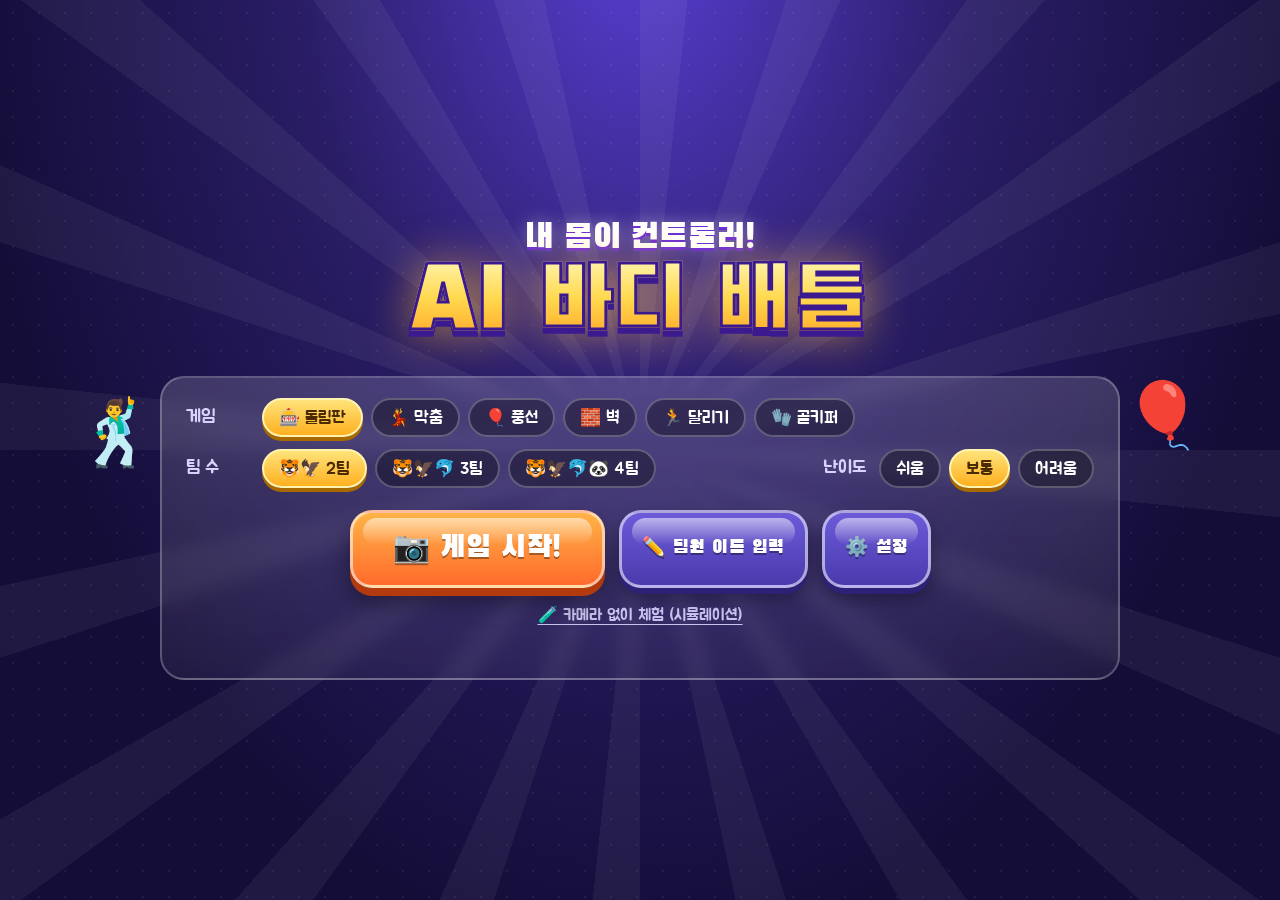
<file: index.html>
<!doctype html>
<html lang="ko">
<head>
  <meta charset="utf-8" />
  <meta name="viewport" content="width=device-width, initial-scale=1" />
  <title>내 몸이 컨트롤러! AI 바디 배틀</title>
  <link rel="stylesheet" href="css/style.css" />
</head>
<body>
  <video id="video" playsinline muted></video>
  <canvas id="stage"></canvas>

  <!-- 무대 배경 (게임 중이 아닐 때) -->
  <div id="backdrop"><div class="rays"></div><div class="dots"></div></div>

  <!-- 게임 중 HUD: 아래 띠 = 선수 카드 + 가운데 타이머 -->
  <div id="hud" class="hidden">
    <div id="fever" class="fever-banner hidden">🔥 FEVER TIME 🔥</div>
    <div class="bottom-strip">
      <div class="pcard" id="panel0"></div>
      <div class="timer" id="timerBox">
        <small id="gameLabel"></small>
        <b id="roundTime">45</b>
        <div class="tbar"><div id="poseBar"></div></div>
        <small id="posePhase" class="phase"></small>
      </div>
      <div class="pcard" id="panel1"></div>
    </div>
  </div>

  <!-- 큰 글씨 알림 (카운트다운 등) -->
  <div id="bigText" class="hidden"></div>

  <!-- ① 타이틀 · 설정 -->
  <section id="setup" class="screen solid">
    <div class="title-logo bob">
      <div class="logo-l1">내 몸이 컨트롤러!</div>
      <div class="logo-l2">AI 바디 배틀</div>
    </div>
    <div class="deco" style="left:6%;top:44%">🕺</div>
    <div class="deco" style="right:6%;top:42%;animation-delay:.4s">🎈</div>
    <div class="glass setup-panel">
      <div class="chip-row"><span class="row-label">게임</span><div class="chips" data-for="mode"></div></div>
      <div class="chip-row">
        <span class="row-label">팀 수</span><div class="chips" data-for="teamCount"></div>
        <span class="row-label right">난이도</span><div class="chips" data-for="difficulty"></div>
      </div>
      <div class="setup-actions">
        <button id="startBtn" class="btn btn-go big-btn">📷 게임 시작!</button>
        <button id="teamsBtn" class="btn btn-ghost">✏️ 팀원 이름 입력</button>
        <button id="optsBtn" class="btn btn-ghost">⚙️ 설정</button>
      </div>
      <button id="simBtn" class="link-btn">🧪 카메라 없이 체험 (시뮬레이션)</button>
      <p id="setupMsg" class="msg"></p>
    </div>
    <!-- 칩 버튼이 값을 바꾸는 숨은 선택 상자 -->
    <div class="hidden">
      <select id="mode">
        <option value="random">🎰 돌림판</option><option value="dance">💃 막춤</option><option value="balloon">🎈 풍선</option>
        <option value="wall">🧱 벽</option><option value="race">🏃 달리기</option><option value="goalie">🧤 골키퍼</option>
      </select>
      <select id="teamCount"><option>2</option><option>3</option><option>4</option></select>
      <select id="difficulty"><option value="easy">쉬움</option><option value="normal">보통</option><option value="hard">어려움</option></select>
    </div>
  </section>

  <!-- 팀원 이름 입력 창 -->
  <div id="teamModal" class="modal hidden">
    <div class="glass modal-card wide">
      <div class="modal-title">✏️ 팀원 이름 입력</div>
      <p class="modal-tip">한 줄에 한 명씩 적어요. 비워 두면 "선수 1~5"로 채워져요.</p>
      <div id="teams" class="teams"></div>
      <div class="modal-actions"><button class="btn btn-green close-modal">✔ 완료</button></div>
    </div>
  </div>

  <!-- 설정 창 -->
  <div id="optModal" class="modal hidden">
    <div class="glass modal-card">
      <div class="modal-title">⚙️ 설정</div>
      <div class="opt-grid">
        <label>생명<select id="lives"><option>3</option><option>4</option><option>5</option></select></label>
        <label>대결 시간<select id="roundSec"><option value="30">30초</option><option value="45">45초</option><option value="60">60초</option><option value="90">90초</option></select></label>
        <label>라운드 수<select id="rounds"><option value="1">1라운드 (모두 1번)</option><option value="2">2라운드 (모두 2번)</option><option value="3">3라운드 (모두 3번)</option></select></label>
        <label>인식 모델<select id="model"><option value="lite">빠름 (노트북 권장)</option><option value="full">정확 (좋은 PC)</option></select></label>
        <label class="span2">카메라<select id="camera"><option value="">기본 카메라</option></select><small id="cameraNote" class="note"></small></label>
      </div>
      <div class="modal-actions"><button class="btn btn-green close-modal">✔ 완료</button></div>
    </div>
  </div>

  <!-- ② 대기실 -->
  <section id="lobby" class="screen hidden">
    <div class="glass lobby-left">
      <div class="panel-title">🏆 팀 순위</div>
      <div id="scoreboard" class="rank-list"></div>
      <div id="history" class="history"></div>
      <div class="small-actions">
        <button id="settingsBtn" class="btn btn-ghost small">⚙️ 처음 화면</button>
        <button id="resetScoreBtn" class="btn btn-ghost small">🔄 점수 초기화</button>
      </div>
    </div>
    <div class="lobby-right">
      <div id="stageInfo" class="chip info-chip"></div>
      <div id="versus" class="versus"></div>
      <div class="presence"><span id="pres0" class="chip">왼쪽 선수 ⏳</span><span id="pres1" class="chip">오른쪽 선수 ⏳</span></div>
      <div id="modeInfo" class="mode-info"></div>
      <div class="lobby-actions">
        <button id="drawBtn" class="btn btn-blue">🎲 다시 뽑기 <span class="key">R</span></button>
        <button id="fightBtn" class="btn btn-go">🎰 돌림판 돌리기! <span class="key">Space</span></button>
      </div>
    </div>
  </section>

  <!-- ③ 돌림판 -->
  <section id="roulette" class="screen hidden">
    <div id="rouletteTitle" class="roulette-title"></div>
    <div class="wheel-wrap"><canvas id="wheel" width="620" height="620"></canvas></div>
  </section>

  <!-- ⑤ 대결 결과 -->
  <section id="result" class="screen hidden">
    <div id="confetti" class="confetti-layer"></div>
    <div class="result-head">
      <div id="resultSub" class="logo-l1"></div>
      <div id="resultTitle" class="logo-l2"></div>
      <div id="resultReason" class="chip info-chip"></div>
    </div>
    <div id="resultBody" class="result-cards"></div>
    <button id="nextBtn" class="btn btn-green">다음 ▶ <span class="key">Space</span></button>
  </section>

  <!-- ⑤-2 팀 점수 반영 · 순위 변동 -->
  <section id="rankboard" class="screen hidden">
    <div class="logo-l2 small-logo">🏆 팀 점수판</div>
    <div id="rankAnim" class="rank-anim"></div>
    <button id="rankNextBtn" class="btn btn-green">대기실로 ▶ <span class="key">Space</span></button>
  </section>

  <!-- ⑥ 시상식 -->
  <section id="awards" class="screen hidden">
    <div class="fireworks"><span>🎆</span><span>🎇</span><span>🎆</span><span>🎇</span></div>
    <div class="awards-head">
      <div class="logo-l1">우승 팀</div>
      <div id="awardTeam" class="logo-l2"></div>
      <div id="awardInfo" class="chip info-chip"></div>
    </div>
    <div id="podium" class="podium"></div>
    <button id="awardsBackBtn" class="btn btn-ghost small">◀ 대기실</button>
  </section>

  <!-- 화면 전체 번쩍임 -->
  <div id="flash" class="flash"></div>

  <script type="module" src="js/app.js"></script>
  <script>
    // 게임 코드가 못 뜨면(예: 브라우저가 옛 파일을 캐시해서 버전이 섞임) 버튼이 안 눌리므로 안내를 띄운다
    setTimeout(function () {
      if (window.__game) return;
      var m = document.getElementById('setupMsg');
      if (m) {
        m.style.color = '#ff8a95';
        m.textContent = '게임을 불러오지 못했어요. Cmd+Shift+R (윈도우는 Ctrl+Shift+R)로 강력 새로고침해 주세요. 그래도 안 되면 인터넷 연결과 서버가 켜져 있는지 확인해 주세요.';
      }
    }, 3000);
  </script>
</body>
</html>
</file>
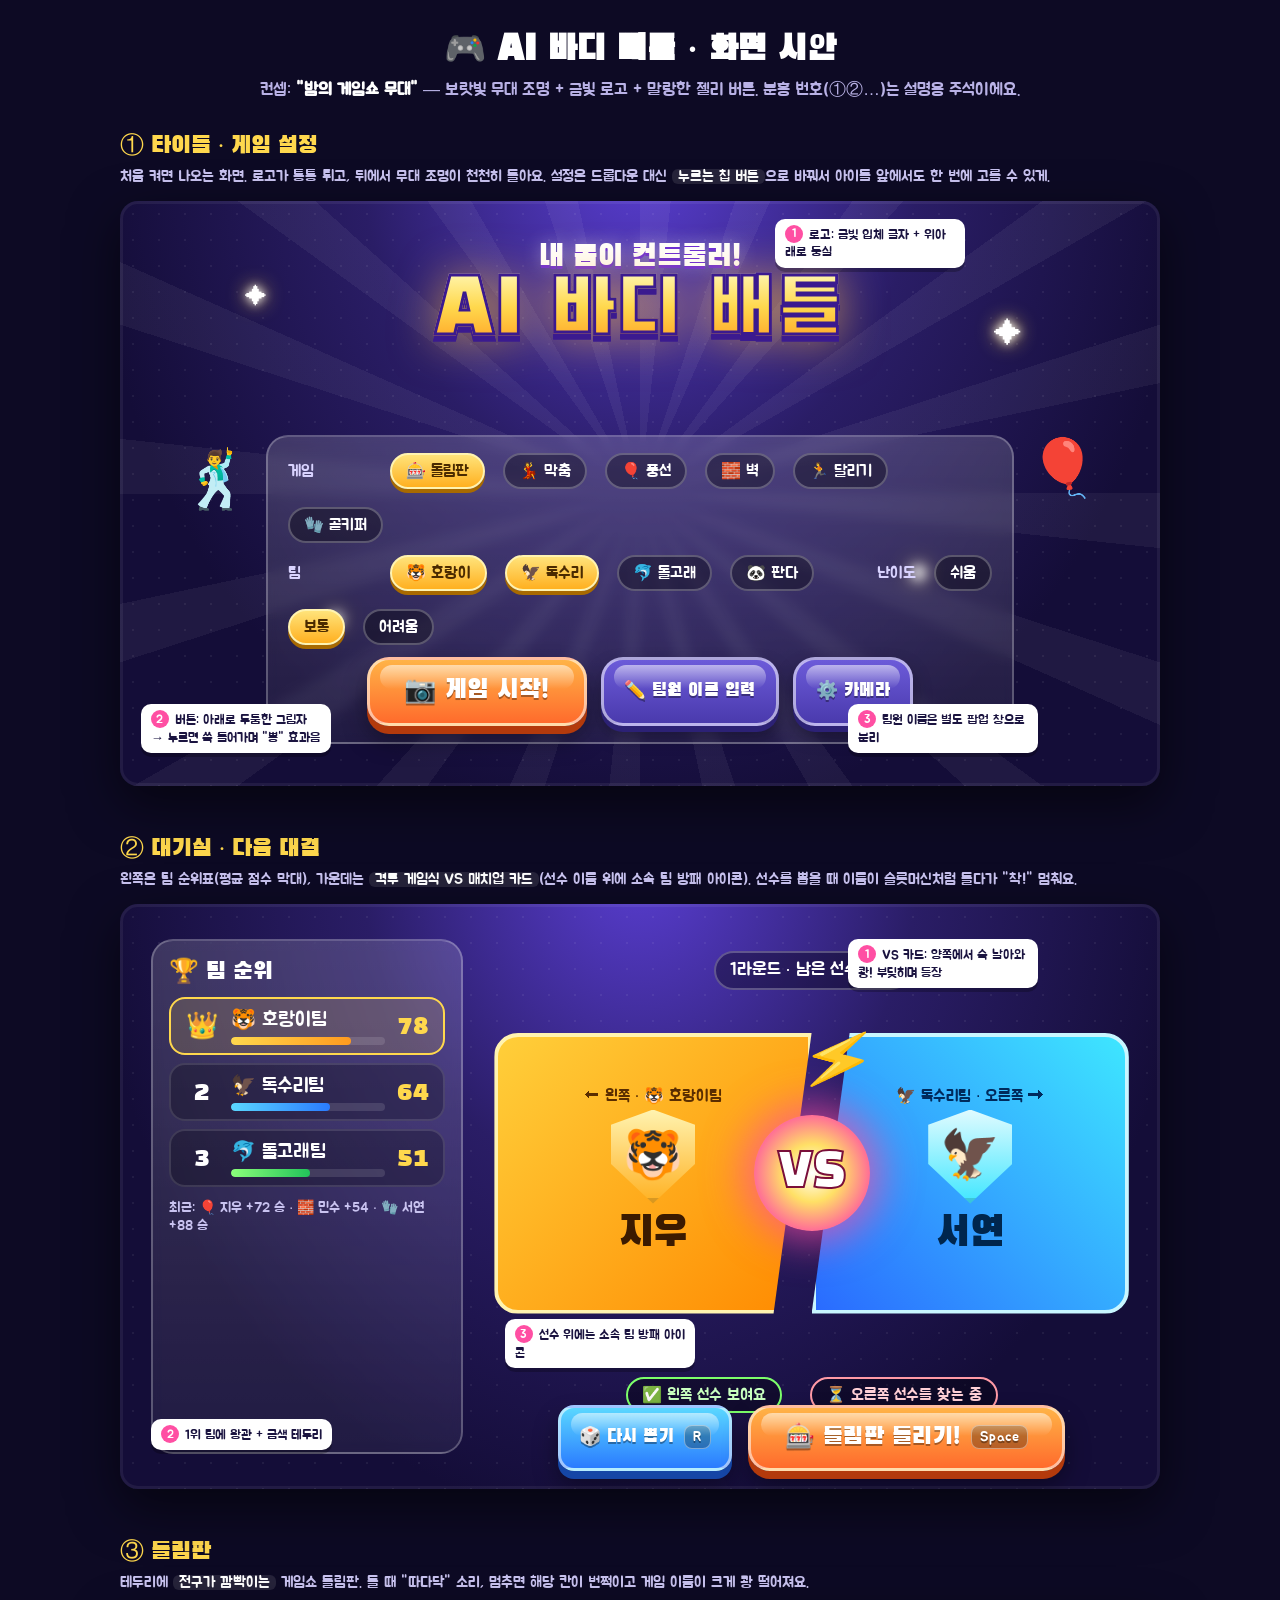
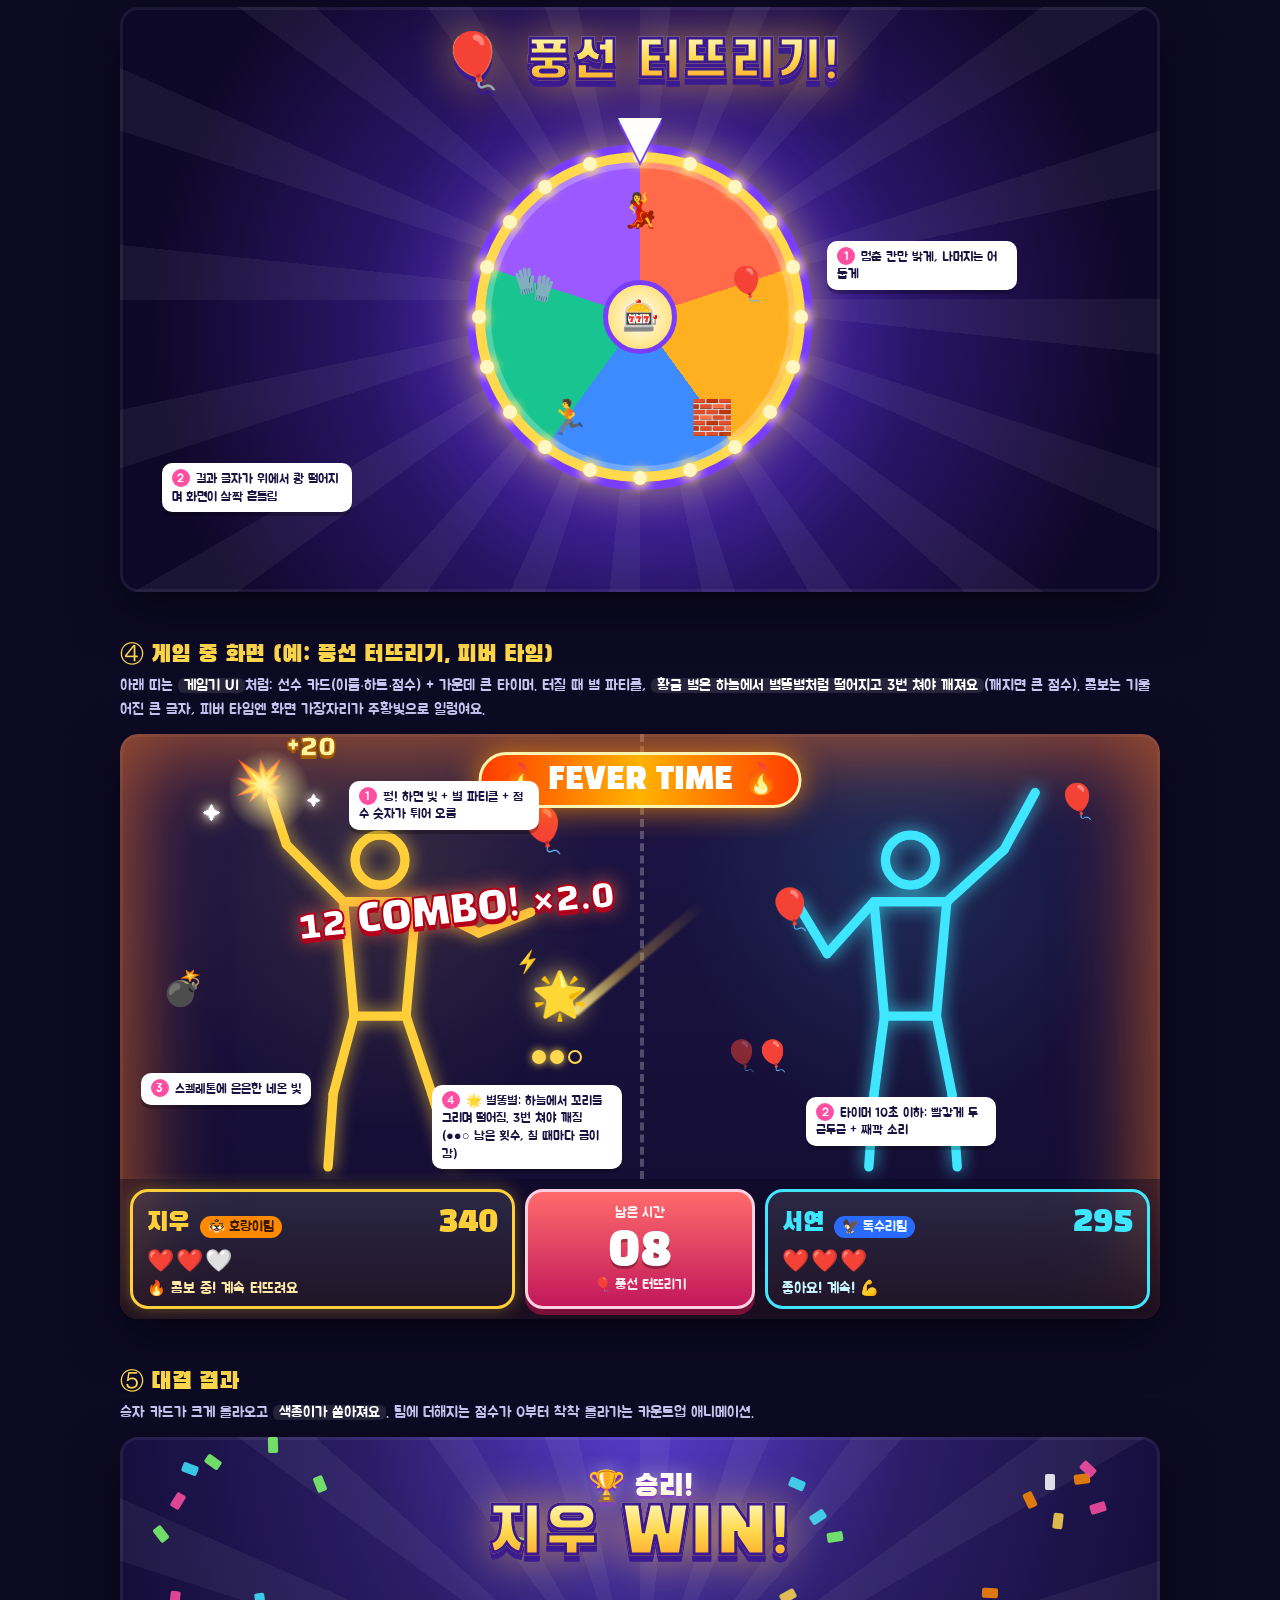
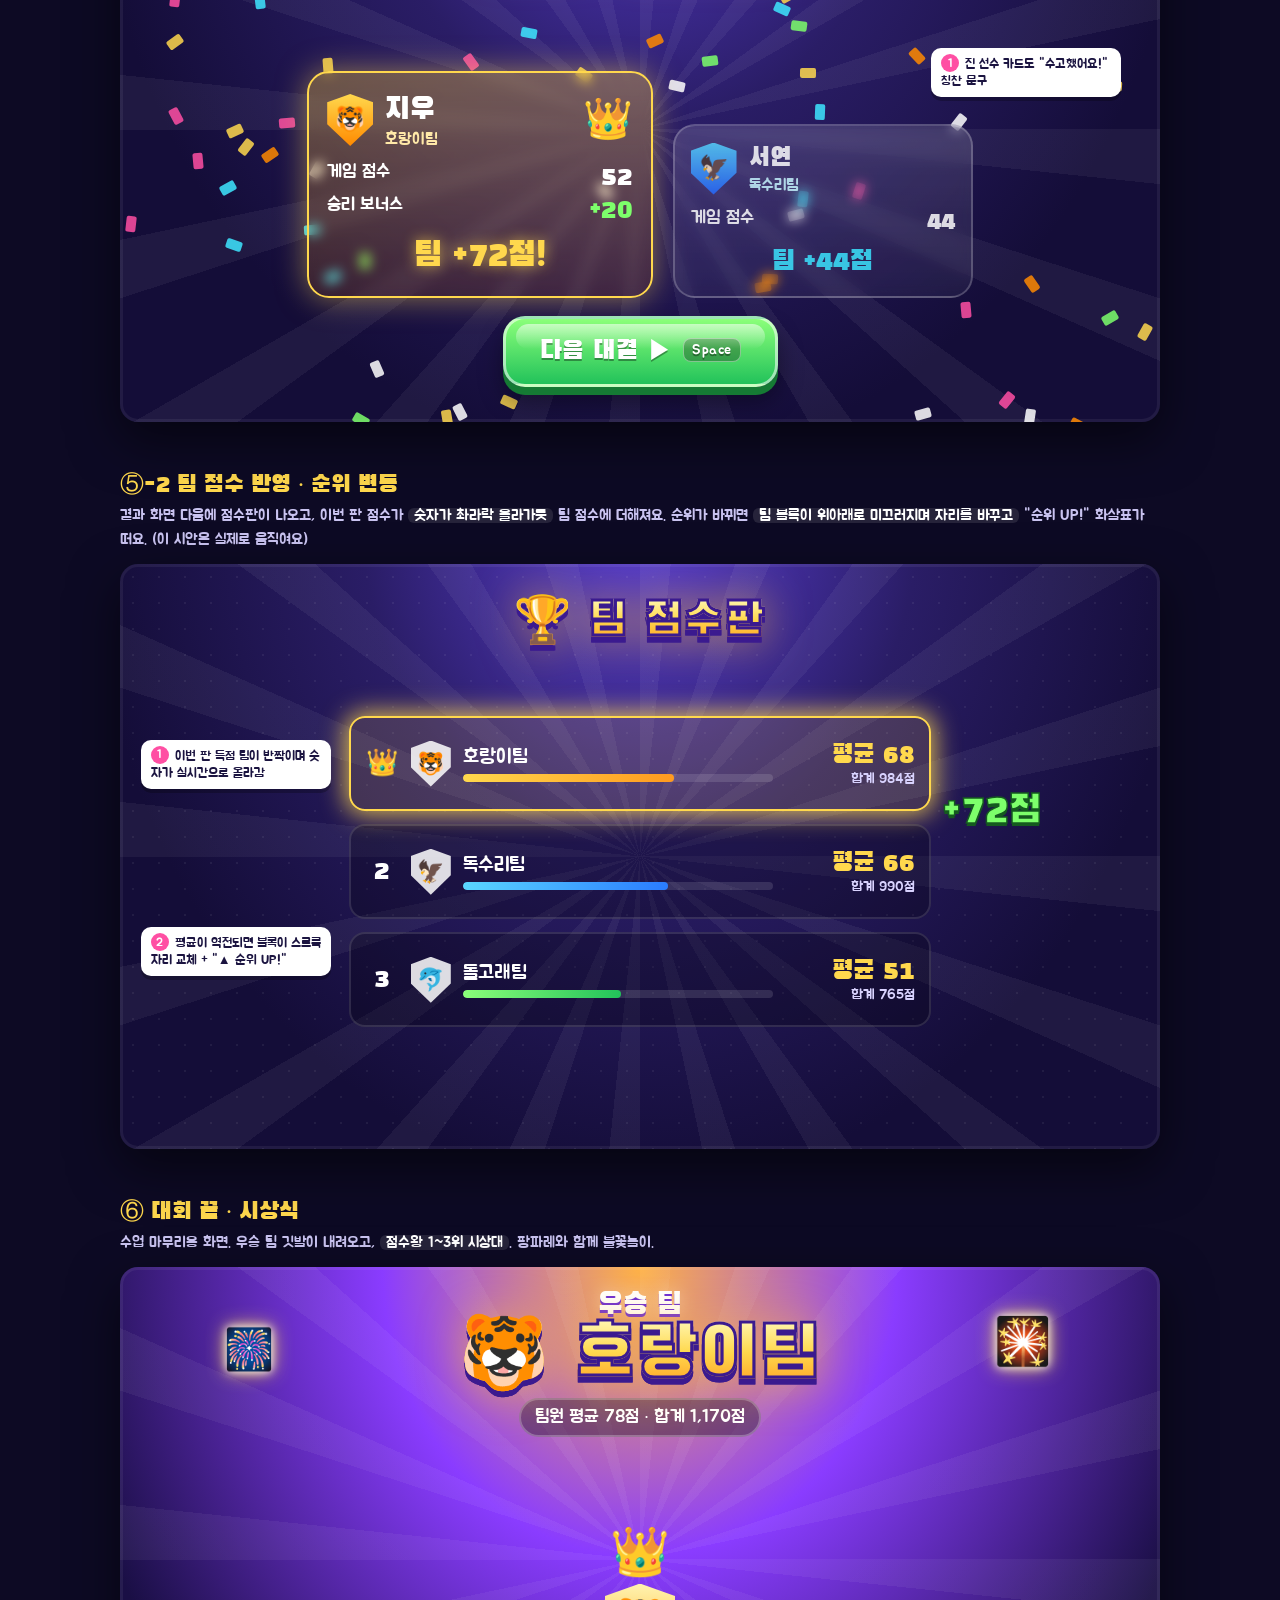
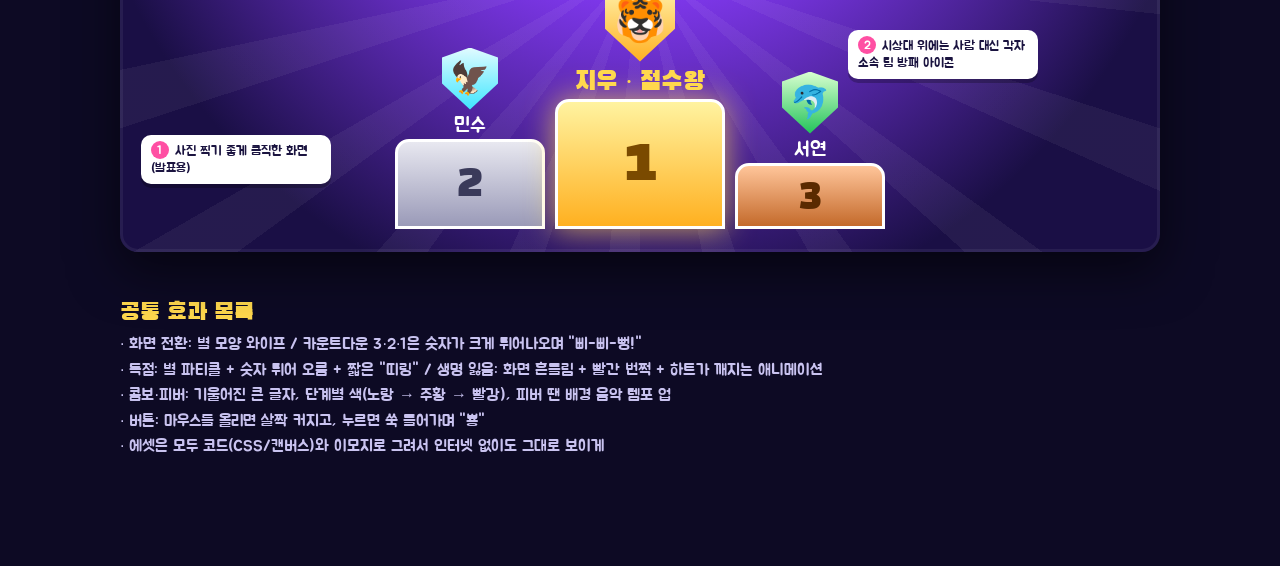
<file: design/ui-mockup.html>
<!doctype html>
<html lang="ko">
<head>
<meta charset="utf-8" />
<meta name="viewport" content="width=device-width, initial-scale=1" />
<title>AI 바디 배틀 UI 시안</title>
<link href="https://fonts.googleapis.com/css2?family=Black+Han+Sans&family=Jua&display=swap" rel="stylesheet" />
<style>
  :root {
    --ink: #1b1440; --night: #1a1240; --night2: #2a1d66; --gold: #ffd84d; --gold2: #ffb020;
    --pink: #ff4fa3; --cyan: #3ee6ff; --lime: #7dff6b; --red: #ff4d5e; --white: #fff;
    --p1: #ffcf3a; --p2: #3ee6ff;
  }
  * { box-sizing: border-box; }
  body { margin: 0; background: #0d0a24; color: #fff; font-family: 'Jua', sans-serif; padding: 28px 16px 60px; }
  .doc-title { text-align: center; font-family: 'Black Han Sans'; font-size: 34px; margin: 0 0 6px; letter-spacing: 1px; }
  .doc-sub { text-align: center; color: #b9b2e6; margin: 0 0 28px; font-size: 17px; }
  .scene { max-width: 1040px; margin: 0 auto 46px; }
  .scene h2 { font-family: 'Black Han Sans'; font-weight: 400; font-size: 24px; margin: 0 0 4px; color: var(--gold); }
  .scene .note { color: #c9c3f0; font-size: 15px; margin: 0 0 12px; line-height: 1.6; }
  .scene .note b { color: #fff; font-weight: 400; background: rgba(255,255,255,.1); padding: 0 6px; border-radius: 6px; }
  .frame { position: relative; width: 100%; aspect-ratio: 16 / 9; border-radius: 18px; overflow: hidden;
    background: radial-gradient(ellipse at 50% -10%, #5b3fd6 0%, #2a1d66 38%, #140d38 75%); box-shadow: 0 18px 50px rgba(0,0,0,.55), inset 0 0 0 3px rgba(255,255,255,.06); }
  /* 공통 배경 장식 */
  .rays { position: absolute; inset: -40%; background: repeating-conic-gradient(from 0deg at 50% 50%, rgba(255,255,255,.05) 0 6deg, transparent 6deg 18deg); animation: spin 60s linear infinite; }
  .dots { position: absolute; inset: 0; background-image: radial-gradient(rgba(255,255,255,.12) 1.2px, transparent 1.4px); background-size: 26px 26px; opacity: .5; }
  .stage-floor { position: absolute; left: 0; right: 0; bottom: 0; height: 26%; background: linear-gradient(180deg, transparent, rgba(0,0,0,.35)); }
  @keyframes spin { to { transform: rotate(360deg); } }
  @keyframes bob { 50% { transform: translateY(-6px); } }
  @keyframes pulse { 50% { transform: scale(1.06); } }
  @keyframes twinkle { 50% { opacity: .2; transform: scale(.7); } }
  .spark { position: absolute; color: #fff; text-shadow: 0 0 10px #fff, 0 0 20px var(--gold); animation: twinkle 1.6s ease-in-out infinite; }

  /* 버튼: 젤리처럼 두툼한 3D 버튼 */
  .btn { display: inline-flex; align-items: center; justify-content: center; gap: 10px; font-family: 'Black Han Sans'; font-size: 26px; color: #fff;
    padding: 14px 34px 16px; border-radius: 22px; border: 3px solid rgba(255,255,255,.55); position: relative; letter-spacing: .5px;
    text-shadow: 0 2px 0 rgba(0,0,0,.35); cursor: pointer; transform: translateY(0); }
  .btn::after { content: ''; position: absolute; left: 10px; right: 10px; top: 5px; height: 38%; border-radius: 16px; background: linear-gradient(rgba(255,255,255,.55), rgba(255,255,255,0)); }
  .btn-go { background: linear-gradient(#ffb347, #ff6b2c); box-shadow: 0 8px 0 #b33a0c, 0 14px 24px rgba(0,0,0,.4); }
  .btn-blue { background: linear-gradient(#5ad7ff, #2a7bff); box-shadow: 0 8px 0 #1546a6, 0 14px 24px rgba(0,0,0,.4); }
  .btn-green { background: linear-gradient(#8bff7a, #22c25a); box-shadow: 0 8px 0 #157a34, 0 14px 24px rgba(0,0,0,.4); }
  .btn-ghost { background: linear-gradient(#6c5bd9, #4a3aad); box-shadow: 0 6px 0 #2c2175, 0 10px 18px rgba(0,0,0,.35); font-size: 18px; padding: 10px 20px 12px; }
  .btn.small { font-size: 18px; padding: 9px 18px 11px; border-radius: 16px; }
  .key { font-family: 'Jua'; font-size: 14px; background: rgba(0,0,0,.28); border-radius: 8px; padding: 2px 8px; border: 1px solid rgba(255,255,255,.4); }

  /* 로고 */
  .logo { font-family: 'Black Han Sans'; line-height: 1; text-align: center; }
  .logo .l1 { font-size: 30px; color: #fff; text-shadow: 0 3px 0 #6a2bd6, 0 0 18px rgba(255,255,255,.4); }
  .logo .l2 { font-size: 78px; background: linear-gradient(180deg, #fff6b0 0%, #ffd84d 45%, #ff9a1f 100%); -webkit-background-clip: text; color: transparent;
    -webkit-text-stroke: 3px #3b1a8f; filter: drop-shadow(0 6px 0 #3b1a8f) drop-shadow(0 0 22px rgba(255,190,60,.55)); letter-spacing: 2px; }

  /* 패널·카드 */
  .glass { background: linear-gradient(180deg, rgba(255,255,255,.16), rgba(255,255,255,.06)); border: 2px solid rgba(255,255,255,.25); border-radius: 22px; backdrop-filter: blur(6px); }
  .chip { display: inline-flex; align-items: center; gap: 6px; padding: 6px 14px; border-radius: 999px; background: rgba(0,0,0,.35); border: 2px solid rgba(255,255,255,.25); font-size: 16px; }
  .chip.on { background: linear-gradient(#ffe37a, #ffb020); color: #4a2a00; border-color: #fff3b0; box-shadow: 0 4px 0 #a86a00; }

  /* 팀 방패 */
  .shield { width: 46px; height: 52px; clip-path: polygon(50% 0, 100% 16%, 100% 58%, 50% 100%, 0 58%, 0 16%); display: flex; align-items: center; justify-content: center; font-size: 24px; }

  /* 점수판 행 */
  .rank { display: flex; align-items: center; gap: 12px; padding: 8px 14px; border-radius: 16px; margin-bottom: 8px; background: rgba(0,0,0,.25); border: 2px solid rgba(255,255,255,.12); }
  .rank .no { font-family: 'Black Han Sans'; font-size: 26px; width: 34px; text-align: center; }
  .rank .nm { flex: 1; font-size: 20px; }
  .rank .sc { font-family: 'Black Han Sans'; font-size: 26px; color: var(--gold); }
  .bar { height: 8px; border-radius: 99px; background: rgba(255,255,255,.12); overflow: hidden; margin-top: 4px; }
  .bar > i { display: block; height: 100%; border-radius: 99px; }

  /* 설명 말풍선 (시안 주석) */
  .call { position: absolute; z-index: 20; background: #fff; color: var(--ink); font-size: 13px; line-height: 1.35; padding: 6px 10px; border-radius: 10px; max-width: 190px; box-shadow: 0 4px 0 rgba(0,0,0,.25); }
  .call::before { content: attr(data-n); display: inline-flex; width: 18px; height: 18px; border-radius: 50%; background: var(--pink); color: #fff; align-items: center; justify-content: center; font-size: 12px; margin-right: 6px; vertical-align: 1px; }

  /* 플레이 화면 요소 */
  .half { position: absolute; top: 0; bottom: 24%; width: 50%; overflow: hidden; }
  .half.l { left: 0; background: radial-gradient(ellipse at 50% 30%, rgba(255,207,58,.12), transparent 60%); }
  .half.r { right: 0; background: radial-gradient(ellipse at 50% 30%, rgba(62,230,255,.12), transparent 60%); }
  .divider { position: absolute; left: 50%; top: 0; bottom: 24%; width: 0; border-left: 4px dashed rgba(255,255,255,.25); }
  .bottom-strip { position: absolute; left: 0; right: 0; bottom: 0; height: 24%; display: grid; grid-template-columns: 1fr 230px 1fr; gap: 10px; padding: 10px; background: linear-gradient(180deg, rgba(10,6,30,.4), rgba(10,6,30,.85)); }
  .pcard { border-radius: 18px; padding: 8px 14px; display: flex; flex-direction: column; justify-content: center; gap: 4px; border: 3px solid; background: linear-gradient(180deg, rgba(255,255,255,.12), rgba(255,255,255,.03)); }
  .pcard .top { display: flex; align-items: baseline; gap: 10px; }
  .pcard .name { font-family: 'Black Han Sans'; font-size: 26px; }
  .pcard .team { font-size: 14px; padding: 2px 8px; border-radius: 99px; }
  .pcard .score { margin-left: auto; font-family: 'Black Han Sans'; font-size: 34px; }
  .hearts { font-size: 22px; letter-spacing: 2px; }
  .timer { border-radius: 18px; display: flex; flex-direction: column; align-items: center; justify-content: center; background: linear-gradient(180deg, #ff6b6b, #c2185b); border: 3px solid #ffd0e0; box-shadow: 0 6px 0 #7a0f3a; }
  .timer b { font-family: 'Black Han Sans'; font-weight: 400; font-size: 54px; line-height: 1; text-shadow: 0 3px 0 rgba(0,0,0,.3); }
  .timer small { font-size: 14px; opacity: .9; }
  .skeleton line, .skeleton circle { stroke-linecap: round; }
  .combo { font-family: 'Black Han Sans'; font-size: 40px; color: #fff; -webkit-text-stroke: 2px #b3001b; text-shadow: 0 4px 0 #b3001b, 0 0 20px #ff6b4a; transform: rotate(-6deg); animation: pulse .7s ease-in-out infinite; display: inline-block; }
  .pop { position: absolute; font-family: 'Black Han Sans'; font-size: 30px; color: #fff3a0; -webkit-text-stroke: 1.5px #a35a00; text-shadow: 0 3px 0 #a35a00; }
  .fever { position: absolute; inset: 0; box-shadow: inset 0 0 80px 20px rgba(255,120,30,.55); border-radius: 18px; pointer-events: none; }
  .wheel { width: 330px; height: 330px; border-radius: 50%; position: relative;
    background: conic-gradient(#ff6b4a 0 72deg, #ffb020 72deg 144deg, #3d8bff 144deg 216deg, #18c48f 216deg 288deg, #9b59ff 288deg 360deg);
    border: 10px solid #ffd84d; box-shadow: 0 0 0 8px #7a3dff, 0 0 40px 10px rgba(255,216,77,.5), inset 0 0 0 6px rgba(255,255,255,.25); }
  .bulb { position: absolute; width: 14px; height: 14px; border-radius: 50%; background: #fff7c2; box-shadow: 0 0 10px 3px #ffe066; }
  .confetti i { position: absolute; width: 10px; height: 16px; border-radius: 2px; }
</style>
</head>
<body>
<h1 class="doc-title">🎮 AI 바디 배틀 · 화면 시안</h1>
<p class="doc-sub">컨셉: <b style="color:#fff">"밤의 게임쇼 무대"</b> — 보랏빛 무대 조명 + 금빛 로고 + 말랑한 젤리 버튼. 분홍 번호(①②…)는 설명용 주석이에요.</p>

<!-- ================= 1. 타이틀 / 설정 ================= -->
<section class="scene">
  <h2>① 타이틀 · 게임 설정</h2>
  <p class="note">처음 켜면 나오는 화면. 로고가 통통 튀고, 뒤에서 무대 조명이 천천히 돌아요. 설정은 드롭다운 대신 <b>누르는 칩 버튼</b>으로 바꿔서 아이들 앞에서도 한 번에 고를 수 있게.</p>
  <div class="frame">
    <div class="rays"></div><div class="dots"></div>
    <span class="spark" style="left:12%;top:14%;font-size:22px">✦</span>
    <span class="spark" style="left:84%;top:20%;font-size:28px;animation-delay:.5s">✦</span>
    <span class="spark" style="left:76%;top:62%;font-size:18px;animation-delay:1s">✦</span>
    <span class="spark" style="left:20%;top:70%;font-size:16px;animation-delay:.3s">✦</span>

    <div style="position:absolute;left:0;right:0;top:7%;animation:bob 2.4s ease-in-out infinite">
      <div class="logo"><div class="l1">내 몸이 컨트롤러!</div><div class="l2">AI 바디 배틀</div></div>
    </div>
    <div style="position:absolute;left:6%;top:42%;font-size:56px;animation:bob 2s ease-in-out infinite">🕺</div>
    <div style="position:absolute;right:6%;top:40%;font-size:56px;animation:bob 2.2s ease-in-out infinite .4s">🎈</div>

    <div class="glass" style="position:absolute;left:14%;right:14%;top:40%;padding:16px 20px">
      <div style="display:flex;gap:18px;flex-wrap:wrap;align-items:center;margin-bottom:12px">
        <span style="width:84px;color:#d9d3ff">게임</span>
        <span class="chip on">🎰 돌림판</span><span class="chip">💃 막춤</span><span class="chip">🎈 풍선</span><span class="chip">🧱 벽</span><span class="chip">🏃 달리기</span><span class="chip">🧤 골키퍼</span>
      </div>
      <div style="display:flex;gap:18px;flex-wrap:wrap;align-items:center;margin-bottom:12px">
        <span style="width:84px;color:#d9d3ff">팀</span>
        <span class="chip on">🐯 호랑이</span><span class="chip on">🦅 독수리</span><span class="chip">🐬 돌고래</span><span class="chip">🐼 판다</span>
        <span style="margin-left:auto;color:#d9d3ff">난이도</span><span class="chip">쉬움</span><span class="chip on">보통</span><span class="chip">어려움</span>
      </div>
      <div style="display:flex;gap:14px;justify-content:center;margin-top:8px">
        <span class="btn btn-go">📷 게임 시작!</span>
        <span class="btn btn-ghost">✏️ 팀원 이름 입력</span>
        <span class="btn btn-ghost">⚙️ 카메라</span>
      </div>
    </div>
    <div class="call" data-n="1" style="left:63%;top:3%">로고: 금빛 입체 글자 + 위아래로 둥실</div>
    <div class="call" data-n="2" style="left:2%;top:86%">버튼: 아래로 두툼한 그림자 → 누르면 쑥 들어가며 "뿅" 효과음</div>
    <div class="call" data-n="3" style="left:70%;top:86%">팀원 이름은 별도 팝업 창으로 분리</div>
  </div>
</section>

<!-- ================= 2. 대기실 ================= -->
<section class="scene">
  <h2>② 대기실 · 다음 대결</h2>
  <p class="note">왼쪽은 팀 순위표(평균 점수 막대), 가운데는 <b>격투 게임식 VS 매치업 카드</b>(선수 이름 위에 소속 팀 방패 아이콘). 선수를 뽑을 때 이름이 슬롯머신처럼 돌다가 "착!" 멈춰요.</p>
  <div class="frame">
    <div class="dots"></div>
    <div class="glass" style="position:absolute;left:3%;top:6%;bottom:6%;width:30%;padding:16px">
      <div style="font-family:'Black Han Sans';font-size:24px;margin-bottom:10px">🏆 팀 순위</div>
      <div class="rank" style="border-color:#ffd84d;background:rgba(255,216,77,.15)"><span class="no">👑</span><span class="nm">🐯 호랑이팀<div class="bar"><i style="width:78%;background:linear-gradient(90deg,#ffd84d,#ff9a1f)"></i></div></span><span class="sc">78</span></div>
      <div class="rank"><span class="no">2</span><span class="nm">🦅 독수리팀<div class="bar"><i style="width:64%;background:linear-gradient(90deg,#5ad7ff,#2a7bff)"></i></div></span><span class="sc">64</span></div>
      <div class="rank"><span class="no">3</span><span class="nm">🐬 돌고래팀<div class="bar"><i style="width:51%;background:linear-gradient(90deg,#8bff7a,#22c25a)"></i></div></span><span class="sc">51</span></div>
      <div style="font-size:14px;color:#c9c3f0;margin-top:12px">최근: 🎈 지우 +72 승 · 🧱 민수 +54 · 🧤 서연 +88 승</div>
    </div>

    <div style="position:absolute;left:36%;right:3%;top:8%;text-align:center">
      <div class="chip" style="font-size:18px">1라운드 · 남은 선수 18명</div>
    </div>
    <div style="position:absolute;left:36%;right:3%;top:22%;bottom:30%;display:flex;align-items:center;justify-content:center;gap:0">
      <div style="flex:1;height:100%;border-radius:24px 0 0 24px;background:linear-gradient(135deg,#ffcf3a,#ff8a00);clip-path:polygon(0 0,100% 0,88% 100%,0 100%);display:flex;flex-direction:column;align-items:center;justify-content:center;border:4px solid #fff3b0">
        <div style="font-size:16px;color:#5a2d00">⬅ 왼쪽 · 🐯 호랑이팀</div>
        <div class="shield" style="width:84px;height:94px;font-size:48px;background:linear-gradient(#fff3b0,#ffb020);box-shadow:inset 0 -6px 0 rgba(0,0,0,.15);margin:4px 0">🐯</div>
        <div style="font-family:'Black Han Sans';font-size:42px;color:#3b1a00">지우</div>
      </div>
      <div style="position:relative;width:0;z-index:3">
        <div style="position:absolute;left:-58px;top:-58px;width:116px;height:116px;border-radius:50%;background:radial-gradient(circle,#fff 0%,#ffe066 35%,#ff4fa3 80%);display:flex;align-items:center;justify-content:center;font-family:'Black Han Sans';font-size:48px;color:#fff;-webkit-text-stroke:2px #7a0f3a;box-shadow:0 0 40px 10px rgba(255,79,163,.7);animation:pulse .9s ease-in-out infinite">VS</div>
        <div style="position:absolute;left:-12px;top:-150px;font-size:60px;transform:rotate(15deg)">⚡</div>
      </div>
      <div style="flex:1;height:100%;border-radius:0 24px 24px 0;background:linear-gradient(225deg,#3ee6ff,#2a6bff);clip-path:polygon(12% 0,100% 0,100% 100%,0 100%);display:flex;flex-direction:column;align-items:center;justify-content:center;border:4px solid #c8f6ff">
        <div style="font-size:16px;color:#002a5c">🦅 독수리팀 · 오른쪽 ➡</div>
        <div class="shield" style="width:84px;height:94px;font-size:48px;background:linear-gradient(#e0fbff,#3ee6ff);box-shadow:inset 0 -6px 0 rgba(0,0,0,.15);margin:4px 0">🦅</div>
        <div style="font-family:'Black Han Sans';font-size:42px;color:#00264d">서연</div>
      </div>
    </div>
    <div style="position:absolute;left:36%;right:3%;bottom:13%;display:flex;justify-content:center;gap:28px">
      <span class="chip" style="border-color:#7dff6b;color:#c8ffbf">✅ 왼쪽 선수 보여요</span>
      <span class="chip" style="border-color:#ff9aa6;color:#ffd0d6;animation:pulse 1s infinite">⏳ 오른쪽 선수를 찾는 중</span>
    </div>
    <div style="position:absolute;left:36%;right:3%;bottom:3%;display:flex;justify-content:center;gap:16px">
      <span class="btn btn-blue small">🎲 다시 뽑기 <span class="key">R</span></span>
      <span class="btn btn-go" style="font-size:24px">🎰 돌림판 돌리기! <span class="key">Space</span></span>
    </div>
    <div class="call" data-n="1" style="left:70%;top:6%">VS 카드: 양쪽에서 슉 날아와 쾅! 부딪히며 등장</div>
    <div class="call" data-n="3" style="left:37%;top:71%">선수 위에는 소속 팀 방패 아이콘</div>
    <div class="call" data-n="2" style="left:3%;top:88%">1위 팀에 왕관 + 금색 테두리</div>
  </div>
</section>

<!-- ================= 3. 돌림판 ================= -->
<section class="scene">
  <h2>③ 돌림판</h2>
  <p class="note">테두리에 <b>전구가 깜빡이는</b> 게임쇼 돌림판. 돌 때 "따다닥" 소리, 멈추면 해당 칸이 번쩍이고 게임 이름이 크게 쾅 떨어져요.</p>
  <div class="frame" style="background:radial-gradient(circle at 50% 55%, #6a3cff 0%, #2a1466 45%, #0e0828 80%)">
    <div class="rays" style="animation-duration:20s"></div>
    <div style="position:absolute;left:50%;top:53%;transform:translate(-50%,-50%)">
      <div class="wheel">
        <div style="position:absolute;inset:0;display:flex;align-items:center;justify-content:center"><div style="width:74px;height:74px;border-radius:50%;background:radial-gradient(circle,#fff,#ffd84d);border:5px solid #7a3dff;display:flex;align-items:center;justify-content:center;font-size:30px">🎰</div></div>
        <div style="position:absolute;left:50%;top:9%;transform:translateX(-50%);font-size:34px">💃</div>
        <div style="position:absolute;right:9%;top:33%;font-size:34px">🎈</div>
        <div style="position:absolute;right:20%;bottom:10%;font-size:34px">🧱</div>
        <div style="position:absolute;left:20%;bottom:10%;font-size:34px">🏃</div>
        <div style="position:absolute;left:9%;top:33%;font-size:34px">🧤</div>
      </div>
      <script>
        document.currentScript.parentElement.querySelector('.wheel').insertAdjacentHTML('beforeend',
          Array.from({length:20},(_,k)=>{const a=k/20*Math.PI*2;return `<span class="bulb" style="left:${50+52*Math.cos(a)}%;top:${50+52*Math.sin(a)}%;transform:translate(-50%,-50%);animation:twinkle .8s ${k%2?'.4s':'0s'} infinite"></span>`}).join(''));
      </script>
      <div style="position:absolute;left:50%;top:-34px;transform:translateX(-50%);width:0;height:0;border-left:22px solid transparent;border-right:22px solid transparent;border-top:44px solid #fff;filter:drop-shadow(0 4px 0 #7a3dff)"></div>
    </div>
    <div style="position:absolute;left:0;right:0;top:5%;text-align:center">
      <div class="logo"><div class="l2" style="font-size:54px">🎈 풍선 터뜨리기!</div></div>
    </div>
    <div class="call" data-n="1" style="left:68%;top:40%">멈춘 칸만 밝게, 나머지는 어둡게</div>
    <div class="call" data-n="2" style="left:4%;top:78%">결과 글자가 위에서 쾅 떨어지며 화면이 살짝 흔들림</div>
  </div>
</section>

<!-- ================= 4. 플레이 HUD (풍선) ================= -->
<section class="scene">
  <h2>④ 게임 중 화면 (예: 풍선 터뜨리기, 피버 타임)</h2>
  <p class="note">아래 띠는 <b>게임기 UI</b>처럼: 선수 카드(이름·하트·점수) + 가운데 큰 타이머. 터질 때 별 파티클, <b>황금 별은 하늘에서 별똥별처럼 떨어지고 3번 쳐야 깨져요</b>(깨지면 큰 점수). 콤보는 기울어진 큰 글자, 피버 타임엔 화면 가장자리가 주황빛으로 일렁여요.</p>
  <div class="frame" style="background:linear-gradient(180deg,#1d1546,#120c30)">
    <div class="half l"></div><div class="half r"></div><div class="divider"></div>
    <div class="fever"></div>
    <!-- 선수 스켈레톤 -->
    <svg class="skeleton" viewBox="0 0 1000 560" style="position:absolute;inset:0;width:100%;height:100%">
      <g stroke="#ffcf3a" stroke-width="9" fill="none" style="filter:drop-shadow(0 0 8px rgba(255,207,58,.8))">
        <circle cx="250" cy="120" r="24"/>
        <line x1="215" y1="160" x2="285" y2="160"/><line x1="215" y1="160" x2="225" y2="270"/><line x1="285" y1="160" x2="275" y2="270"/><line x1="225" y1="270" x2="275" y2="270"/>
        <line x1="215" y1="160" x2="160" y2="105"/><line x1="160" y1="105" x2="140" y2="45"/>
        <line x1="285" y1="160" x2="345" y2="190"/><line x1="345" y1="190" x2="395" y2="170"/>
        <line x1="225" y1="270" x2="205" y2="345"/><line x1="205" y1="345" x2="200" y2="415"/><line x1="275" y1="270" x2="300" y2="345"/><line x1="300" y1="345" x2="320" y2="410"/>
      </g>
      <g stroke="#3ee6ff" stroke-width="9" fill="none" style="filter:drop-shadow(0 0 8px rgba(62,230,255,.8))">
        <circle cx="760" cy="120" r="24"/>
        <line x1="725" y1="160" x2="795" y2="160"/><line x1="725" y1="160" x2="735" y2="270"/><line x1="795" y1="160" x2="785" y2="270"/><line x1="735" y1="270" x2="785" y2="270"/>
        <line x1="725" y1="160" x2="680" y2="210"/><line x1="680" y1="210" x2="650" y2="160"/>
        <line x1="795" y1="160" x2="850" y2="110"/><line x1="850" y1="110" x2="880" y2="55"/>
        <line x1="735" y1="270" x2="725" y2="345"/><line x1="725" y1="345" x2="720" y2="415"/><line x1="785" y1="270" x2="800" y2="345"/><line x1="800" y1="345" x2="805" y2="415"/>
      </g>
    </svg>
    <!-- 풍선·폭탄·파티클 -->
    <div style="position:absolute;left:11%;top:4%;font-size:40px">💥</div>
    <div style="position:absolute;left:10%;top:2%;width:90px;height:90px;border-radius:50%;background:radial-gradient(circle,rgba(255,240,150,.9),transparent 65%)"></div>
    <div class="pop" style="left:16%;top:-1%">+20</div>
    <span class="spark" style="left:8%;top:12%;font-size:18px">✦</span><span class="spark" style="left:18%;top:10%;font-size:14px">✦</span>
    <div style="position:absolute;left:38%;top:12%;font-size:44px;animation:bob 1.6s infinite">🎈</div>
    <div style="position:absolute;left:43.5%;top:47%;width:170px;height:10px;border-radius:99px;transform:rotate(-40deg);transform-origin:left center;background:linear-gradient(90deg,rgba(255,240,150,.95),rgba(255,200,60,.4) 40%,transparent);filter:blur(1px)"></div>
    <div style="position:absolute;left:39.5%;top:40%;font-size:46px;filter:drop-shadow(0 0 12px #ffe066)">🌟</div>
    <div style="position:absolute;left:39.6%;top:54%;display:flex;gap:4px">
      <span style="width:14px;height:14px;border-radius:50%;background:#ffd84d;box-shadow:0 0 8px #ffd84d"></span>
      <span style="width:14px;height:14px;border-radius:50%;background:#ffd84d;box-shadow:0 0 8px #ffd84d"></span>
      <span style="width:14px;height:14px;border-radius:50%;border:2px solid #ffd84d"></span>
    </div>
    <div style="position:absolute;left:38%;top:37%;font-size:20px;color:#fff;transform:rotate(-12deg)">⚡</div>
    <div style="position:absolute;left:4%;top:40%;font-size:34px">💣</div>
    <div style="position:absolute;left:62%;top:26%;font-size:40px;animation:bob 1.4s infinite">🎈</div>
    <div style="position:absolute;left:90%;top:8%;font-size:34px">🎈</div>
    <div style="position:absolute;left:58%;top:52%;font-size:30px;opacity:.5">🎈</div><div style="position:absolute;left:61%;top:52%;font-size:30px">🎈</div>
    <!-- 콤보·피버 -->
    <div style="position:absolute;left:17%;top:26%"><span class="combo">12 COMBO! ×2.0</span></div>
    <div style="position:absolute;left:50%;top:3%;transform:translateX(-50%);font-family:'Black Han Sans';font-size:30px;padding:6px 20px;border-radius:999px;background:linear-gradient(90deg,#ff3d00,#ffb300,#ff3d00);border:3px solid #fff3b0;box-shadow:0 0 30px rgba(255,140,0,.8);animation:pulse .6s infinite">🔥 FEVER TIME 🔥</div>
    <!-- 아래 띠 -->
    <div class="bottom-strip">
      <div class="pcard" style="border-color:#ffcf3a;box-shadow:0 0 18px rgba(255,207,58,.35)">
        <div class="top"><span class="name" style="color:#ffcf3a">지우</span><span class="team" style="background:#ff8a00;color:#3b1a00">🐯 호랑이팀</span><span class="score" style="color:#ffcf3a">340</span></div>
        <div class="hearts">❤️❤️🤍</div>
        <div style="font-size:15px;color:#ffe9a8">🔥 콤보 중! 계속 터뜨려요</div>
      </div>
      <div class="timer"><small>남은 시간</small><b>08</b><small>🎈 풍선 터뜨리기</small></div>
      <div class="pcard" style="border-color:#3ee6ff">
        <div class="top"><span class="name" style="color:#3ee6ff">서연</span><span class="team" style="background:#2a6bff;color:#e6f4ff">🦅 독수리팀</span><span class="score" style="color:#3ee6ff">295</span></div>
        <div class="hearts">❤️❤️❤️</div>
        <div style="font-size:15px;color:#c8f6ff">좋아요! 계속! 💪</div>
      </div>
    </div>
    <div class="call" data-n="1" style="left:22%;top:8%">펑! 하면 빛 + 별 파티클 + 점수 숫자가 튀어 오름</div>
    <div class="call" data-n="2" style="left:66%;top:62%">타이머 10초 이하: 빨갛게 두근두근 + 째깍 소리</div>
    <div class="call" data-n="3" style="left:2%;top:58%">스켈레톤에 은은한 네온 빛</div>
    <div class="call" data-n="4" style="left:30%;top:60%">🌟 별똥별: 하늘에서 꼬리를 그리며 떨어짐. 3번 쳐야 깨짐 (●●○ 남은 횟수, 칠 때마다 금이 감)</div>
  </div>
</section>

<!-- ================= 5. 결과 ================= -->
<section class="scene">
  <h2>⑤ 대결 결과</h2>
  <p class="note">승자 카드가 크게 올라오고 <b>색종이가 쏟아져요</b>. 팀에 더해지는 점수가 0부터 착착 올라가는 카운트업 애니메이션.</p>
  <div class="frame">
    <div class="rays" style="animation-duration:14s"></div>
    <div class="confetti" id="confetti"></div>
    <div style="position:absolute;left:0;right:0;top:6%;text-align:center">
      <div class="logo"><div class="l1">🏆 승리!</div><div class="l2" style="font-size:66px">지우 WIN!</div></div>
    </div>
    <div style="position:absolute;left:18%;right:18%;top:40%;display:grid;grid-template-columns:1.15fr 1fr;gap:20px;align-items:end">
      <div class="glass" style="padding:18px;border-color:#ffd84d;box-shadow:0 0 30px rgba(255,216,77,.5);background:linear-gradient(180deg,rgba(255,207,58,.35),rgba(255,138,0,.15))">
        <div style="display:flex;align-items:center;gap:12px"><div class="shield" style="background:linear-gradient(#ffd84d,#ff8a00)">🐯</div><div><div style="font-family:'Black Han Sans';font-size:30px">지우</div><div style="color:#ffe9a8">호랑이팀</div></div><div style="margin-left:auto;font-size:40px">👑</div></div>
        <div style="display:flex;justify-content:space-between;margin-top:12px;font-size:18px"><span>게임 점수</span><b style="font-family:'Black Han Sans';font-weight:400;font-size:26px">52</b></div>
        <div style="display:flex;justify-content:space-between;font-size:18px"><span>승리 보너스</span><b style="font-family:'Black Han Sans';font-weight:400;font-size:26px;color:#7dff6b">+20</b></div>
        <div style="margin-top:8px;text-align:center;font-family:'Black Han Sans';font-size:34px;color:#ffd84d;text-shadow:0 0 14px rgba(255,216,77,.7)">팀 +72점!</div>
      </div>
      <div class="glass" style="padding:16px;opacity:.85">
        <div style="display:flex;align-items:center;gap:12px"><div class="shield" style="background:linear-gradient(#5ad7ff,#2a6bff)">🦅</div><div><div style="font-family:'Black Han Sans';font-size:26px">서연</div><div style="color:#c8f6ff">독수리팀</div></div></div>
        <div style="display:flex;justify-content:space-between;margin-top:12px;font-size:18px"><span>게임 점수</span><b style="font-family:'Black Han Sans';font-weight:400;font-size:24px">44</b></div>
        <div style="margin-top:8px;text-align:center;font-family:'Black Han Sans';font-size:28px;color:#3ee6ff">팀 +44점</div>
      </div>
    </div>
    <div style="position:absolute;left:0;right:0;bottom:6%;text-align:center"><span class="btn btn-green">다음 대결 ▶ <span class="key">Space</span></span></div>
    <div class="call" data-n="1" style="left:78%;top:36%">진 선수 카드도 "수고했어요!" 칭찬 문구</div>
  </div>
</section>


<!-- ================= 5-2. 팀 점수 반영 ================= -->
<section class="scene">
  <h2>⑤-2 팀 점수 반영 · 순위 변동</h2>
  <p class="note">결과 화면 다음에 점수판이 나오고, 이번 판 점수가 <b>숫자가 촤라락 올라가듯</b> 팀 점수에 더해져요. 순위가 바뀌면 <b>팀 블록이 위아래로 미끄러지며 자리를 바꾸고</b> "순위 UP!" 화살표가 떠요. (이 시안은 실제로 움직여요)</p>
  <div class="frame" id="rankFrame">
    <div class="rays" style="animation-duration:30s"></div><div class="dots"></div>
    <div style="position:absolute;left:0;right:0;top:6%;text-align:center"><div class="logo"><div class="l2" style="font-size:46px">🏆 팀 점수판</div></div></div>
    <div id="rankList" style="position:absolute;left:22%;right:22%;top:26%;height:56%"></div>
    <div id="gainPop" style="position:absolute;left:79%;top:30%;font-family:'Black Han Sans';font-size:40px;color:#7dff6b;-webkit-text-stroke:1.5px #145a1f;text-shadow:0 3px 0 #145a1f;opacity:0;transition:all .5s">+72점</div>
    <div class="call" data-n="1" style="left:2%;top:30%">이번 판 득점 팀이 반짝이며 숫자가 실시간으로 올라감</div>
    <div class="call" data-n="2" style="left:2%;top:62%">평균이 역전되면 블록이 스르륵 자리 교체 + "▲ 순위 UP!"</div>
  </div>
</section>

<!-- ================= 6. 대회 끝 시상 ================= -->
<section class="scene">
  <h2>⑥ 대회 끝 · 시상식</h2>
  <p class="note">수업 마무리용 화면. 우승 팀 깃발이 내려오고, <b>점수왕 1~3위 시상대</b>. 팡파레와 함께 불꽃놀이.</p>
  <div class="frame" style="background:radial-gradient(ellipse at 50% 0%, #ffb347 0%, #8a3cff 35%, #1a0f45 80%)">
    <div class="rays" style="animation-duration:10s"></div>
    <span class="spark" style="left:10%;top:10%;font-size:40px">🎆</span><span class="spark" style="left:84%;top:8%;font-size:46px;animation-delay:.6s">🎇</span>
    <div style="position:absolute;left:0;right:0;top:4%;text-align:center">
      <div class="logo"><div class="l1">우승 팀</div><div class="l2" style="font-size:72px">🐯 호랑이팀</div></div>
      <div class="chip" style="font-size:18px;margin-top:6px">팀원 평균 78점 · 합계 1,170점</div>
    </div>
    <div style="position:absolute;left:50%;bottom:4%;transform:translateX(-50%);display:flex;align-items:flex-end;gap:10px">
      <div style="text-align:center"><div class="shield" style="width:56px;height:62px;margin:0 auto 4px;font-size:32px;background:linear-gradient(#e0fbff,#3ee6ff)">🦅</div><div style="font-size:20px">민수</div><div style="width:150px;height:90px;border-radius:14px 14px 0 0;background:linear-gradient(#e8e8f0,#9a9ab8);display:flex;align-items:center;justify-content:center;font-family:'Black Han Sans';font-size:44px;color:#3a3a5a;border:3px solid #fff">2</div></div>
      <div style="text-align:center"><div style="font-size:48px">👑</div><div class="shield" style="width:70px;height:78px;margin:0 auto 4px;font-size:42px;background:linear-gradient(#fff3b0,#ffb020)">🐯</div><div style="font-family:'Black Han Sans';font-size:26px;color:#ffd84d">지우 · 점수왕</div><div style="width:170px;height:130px;border-radius:14px 14px 0 0;background:linear-gradient(#fff3a0,#ffb020);display:flex;align-items:center;justify-content:center;font-family:'Black Han Sans';font-size:58px;color:#7a4a00;border:3px solid #fff;box-shadow:0 0 30px rgba(255,216,77,.7)">1</div></div>
      <div style="text-align:center"><div class="shield" style="width:56px;height:62px;margin:0 auto 4px;font-size:32px;background:linear-gradient(#d8ffd0,#22c25a)">🐬</div><div style="font-size:20px">서연</div><div style="width:150px;height:66px;border-radius:14px 14px 0 0;background:linear-gradient(#ffc59a,#c46a2b);display:flex;align-items:center;justify-content:center;font-family:'Black Han Sans';font-size:40px;color:#5a2a00;border:3px solid #fff">3</div></div>
    </div>
    <div class="call" data-n="1" style="left:2%;top:80%">사진 찍기 좋게 큼직한 화면 (발표용)</div>
    <div class="call" data-n="2" style="left:70%;top:62%">시상대 위에는 사람 대신 각자 소속 팀 방패 아이콘</div>
  </div>
</section>

<section class="scene">
  <h2>공통 효과 목록</h2>
  <p class="note" style="font-size:16px">
    · 화면 전환: 별 모양 와이프 / 카운트다운 3·2·1은 숫자가 크게 튀어나오며 "삐-삐-뻥!"<br>
    · 득점: 별 파티클 + 숫자 튀어 오름 + 짧은 "띠링" / 생명 잃음: 화면 흔들림 + 빨간 번쩍 + 하트가 깨지는 애니메이션<br>
    · 콤보·피버: 기울어진 큰 글자, 단계별 색(노랑 → 주황 → 빨강), 피버 땐 배경 음악 템포 업<br>
    · 버튼: 마우스를 올리면 살짝 커지고, 누르면 쑥 들어가며 "뿅"<br>
    · 에셋은 모두 코드(CSS/캔버스)와 이모지로 그려서 인터넷 없이도 그대로 보이게
  </p>
</section>

<script>
  const c = document.getElementById('confetti');
  const cols = ['#ffd84d', '#ff4fa3', '#3ee6ff', '#7dff6b', '#ff8a00', '#fff'];
  for (let i = 0; i < 70; i++) {
    const s = document.createElement('i');
    s.style.left = Math.random() * 100 + '%';
    s.style.top = Math.random() * 100 + '%';
    s.style.background = cols[i % cols.length];
    s.style.transform = `rotate(${Math.random() * 360}deg)`;
    s.style.opacity = .85;
    c.appendChild(s);
  }
</script>
<script>
  // ⑤-2: 팀 점수 카운트업 + 순위 교체 데모 (반복 재생)
  const teams = [
    { icon: '🦅', name: '독수리팀', avg: 66, total: 990, grad: 'linear-gradient(90deg,#5ad7ff,#2a7bff)' },
    { icon: '🐯', name: '호랑이팀', avg: 62, total: 930, grad: 'linear-gradient(90deg,#ffd84d,#ff9a1f)' },
    { icon: '🐬', name: '돌고래팀', avg: 51, total: 765, grad: 'linear-gradient(90deg,#8bff7a,#22c25a)' },
  ];
  const list = document.getElementById('rankList'), pop = document.getElementById('gainPop');
  const ROW = 33; // 행 높이 (%)
  const els = teams.map((t) => {
    const d = document.createElement('div');
    d.className = 'rank';
    d.style.cssText = 'position:absolute;left:0;right:0;height:29%;transition:top .9s cubic-bezier(.6,-0.3,.3,1.4), box-shadow .3s;';
    d.innerHTML = `<span class="no"></span><div class="shield" style="width:40px;height:46px;font-size:22px;background:rgba(255,255,255,.85)">${t.icon}</div>
      <span class="nm">${t.name}<div class="bar"><i style="background:${t.grad}"></i></div></span>
      <span class="sc" style="min-width:130px;text-align:right;line-height:1">평균 <b style="font-weight:400">${t.avg}</b><div class="tot" style="font-family:Jua;font-size:14px;color:#d9d3ff;margin-top:4px"></div></span>`;
    list.appendChild(d); return d;
  });
  function layout(order) {
    order.forEach((ti, r) => {
      const d = els[ti];
      d.style.top = r * ROW + '%';
      d.querySelector('.no').textContent = r === 0 ? '👑' : r + 1;
      d.style.borderColor = r === 0 ? '#ffd84d' : 'rgba(255,255,255,.12)';
      d.style.background = r === 0 ? 'rgba(255,216,77,.15)' : 'rgba(0,0,0,.25)';
      d.querySelector('.bar i').style.width = teams[ti].avg + '%';
      d.querySelector('.sc b').textContent = teams[ti].avg;
      d.querySelector('.tot').textContent = '합계 ' + teams[ti].total.toLocaleString() + '점';
    });
  }
  function run() {
    teams[1].avg = 62; teams[1].total = 930;
    layout([0, 1, 2]);
    pop.style.opacity = 0;
    const tiger = els[1];
    setTimeout(() => { pop.style.opacity = 1; pop.style.top = '38%'; tiger.style.boxShadow = '0 0 24px 4px rgba(255,216,77,.8)'; }, 900);
    let v = 62;
    setTimeout(() => {
      const iv = setInterval(() => { // 숫자가 촤라락
        v += 1; teams[1].avg = v; teams[1].total += 9; layout(v > 66 ? [1, 0, 2] : [0, 1, 2]);
        if (v >= 70) { clearInterval(iv); tiger.style.boxShadow = 'none';
          const up = document.createElement('div');
          up.textContent = '▲ 순위 UP!'; up.style.cssText = "position:absolute;right:-118px;top:20%;font-family:'Black Han Sans';font-size:22px;color:#7dff6b;animation:pulse .6s infinite";
          tiger.appendChild(up); setTimeout(() => up.remove(), 2200); }
      }, 90);
    }, 1500);
    setTimeout(() => { pop.style.top = '30%'; }, 4600);
  }
  run(); setInterval(run, 6000);
</script>
</body>
</html>
</file>
<file: css/style.css>
/* ===== AI 바디 배틀 — "밤의 게임쇼 무대" 테마 ===== */
/* 글꼴은 프로젝트 안에 들어 있어서 인터넷 없이도 보인다 (SIL Open Font License, vendor/fonts/OFL-*.txt) */
@font-face { font-family: 'Jua'; src: url('../vendor/fonts/Jua-Regular.ttf') format('truetype'); font-display: swap; }
@font-face { font-family: 'Black Han Sans'; src: url('../vendor/fonts/BlackHanSans-Regular.ttf') format('truetype'); font-display: swap; }
:root {
  --panel-h: 150px;
  --ink: #1b1440;
  --gold: #ffd84d;
  --p1: #ffcf3a;
  --p2: #3ee6ff;
  --good: #2fdc7a;
  --bad: #ff4d5e;
  --warn: #ffb020;
  --muted: #c9c3f0;
  --title: 'Black Han Sans', 'Jua', sans-serif;
}
* { box-sizing: border-box; }
html, body { margin: 0; height: 100%; overflow: hidden; background: #0d0a24; color: #fff;
  font-family: 'Jua', 'Apple SD Gothic Neo', 'Malgun Gothic', sans-serif; }
button, select, input, textarea { font: inherit; }
.hidden { display: none !important; }

#video { display: none; }
#stage { position: fixed; inset: 0; width: 100vw; height: 100vh; object-fit: contain; background: #000; }
body.playing #stage { height: calc(100vh - var(--panel-h)); }
body.shake #stage { animation: shake .4s; }
@keyframes shake { 20% { transform: translate(-10px, 4px); } 40% { transform: translate(9px, -5px); } 60% { transform: translate(-6px, 3px); } 80% { transform: translate(4px, -2px); } }

/* ---------- 무대 배경 ---------- */
#backdrop { position: fixed; inset: 0; overflow: hidden; pointer-events: none;
  background: radial-gradient(ellipse at 50% -10%, rgba(91,63,214,.88) 0%, rgba(42,29,102,.9) 38%, rgba(20,13,56,.94) 75%); }
body.playing #backdrop { display: none; }
body.on-setup #backdrop { background: radial-gradient(ellipse at 50% -10%, #5b3fd6 0%, #2a1d66 38%, #140d38 75%); }
.rays { position: absolute; inset: -60%; background: repeating-conic-gradient(from 0deg at 50% 50%, rgba(255,255,255,.05) 0 6deg, transparent 6deg 18deg); animation: spin 60s linear infinite; }
.dots { position: absolute; inset: 0; background-image: radial-gradient(rgba(255,255,255,.12) 1.2px, transparent 1.4px); background-size: 26px 26px; opacity: .5; }
@keyframes spin { to { transform: rotate(360deg); } }
@keyframes bob { 50% { transform: translateY(-8px); } }
@keyframes pulse { 50% { transform: scale(1.06); } }
@keyframes twinkle { 50% { opacity: .25; transform: scale(.7); } }
.bob { animation: bob 2.4s ease-in-out infinite; }

/* ---------- 화면 공통 ---------- */
.screen { position: fixed; inset: 0; display: flex; flex-direction: column; align-items: center; justify-content: center; gap: 18px; padding: 24px; overflow: auto; }
.glass { background: linear-gradient(180deg, rgba(255,255,255,.16), rgba(255,255,255,.06)); border: 2px solid rgba(255,255,255,.25); border-radius: 24px; backdrop-filter: blur(8px); -webkit-backdrop-filter: blur(8px); }
.chip { display: inline-flex; align-items: center; gap: 6px; padding: 7px 15px; border-radius: 999px; background: rgba(0,0,0,.35); border: 2px solid rgba(255,255,255,.25); font-size: 17px; color: #fff; }
.chip.on { background: linear-gradient(#ffe37a, #ffb020); color: #4a2a00; border-color: #fff3b0; box-shadow: 0 4px 0 #a86a00; }
.chip.ok { border-color: #7dff6b; color: #c8ffbf; }
.chip.wait { border-color: #ff9aa6; color: #ffd0d6; animation: pulse 1s infinite; }
button.chip { cursor: pointer; transition: transform .1s; }
button.chip:hover { transform: translateY(-2px); }
button.chip.on:active { transform: translateY(3px); box-shadow: 0 1px 0 #a86a00; }
.info-chip { font-size: 18px; }

/* 로고 글자 */
.logo-l1 { font-family: var(--title); font-size: 34px; text-align: center; color: #fff; text-shadow: 0 3px 0 #6a2bd6, 0 0 18px rgba(255,255,255,.4); line-height: 1.1; }
.logo-l2 { font-family: var(--title); font-size: 88px; text-align: center; line-height: 1.05; letter-spacing: 2px;
  background: linear-gradient(180deg, #fff6b0 0%, #ffd84d 45%, #ff9a1f 100%); -webkit-background-clip: text; background-clip: text; color: transparent;
  -webkit-text-stroke: 3px #3b1a8f; filter: drop-shadow(0 6px 0 #3b1a8f) drop-shadow(0 0 22px rgba(255,190,60,.55)); }
.small-logo { font-size: 56px; }

/* ---------- 젤리 버튼 ---------- */
.btn { display: inline-flex; align-items: center; justify-content: center; gap: 10px; font-family: var(--title); font-size: 24px; color: #fff;
  padding: 13px 30px 15px; border-radius: 22px; border: 3px solid rgba(255,255,255,.55); position: relative; letter-spacing: .5px; cursor: pointer;
  text-shadow: 0 2px 0 rgba(0,0,0,.35); transition: transform .08s, box-shadow .08s, filter .15s; }
.btn::after { content: ''; position: absolute; left: 10px; right: 10px; top: 5px; height: 38%; border-radius: 16px; background: linear-gradient(rgba(255,255,255,.55), rgba(255,255,255,0)); pointer-events: none; }
.btn:hover { filter: brightness(1.08); transform: translateY(-2px) scale(1.02); }
.btn:active { transform: translateY(6px); }
.btn:disabled { filter: grayscale(.8) brightness(.7); cursor: not-allowed; transform: none; }
.btn-go { background: linear-gradient(#ffb347, #ff6b2c); box-shadow: 0 8px 0 #b33a0c, 0 14px 24px rgba(0,0,0,.4); }
.btn-go:active { box-shadow: 0 2px 0 #b33a0c, 0 4px 10px rgba(0,0,0,.4); }
.btn-blue { background: linear-gradient(#5ad7ff, #2a7bff); box-shadow: 0 8px 0 #1546a6, 0 14px 24px rgba(0,0,0,.4); }
.btn-blue:active { box-shadow: 0 2px 0 #1546a6; }
.btn-green { background: linear-gradient(#8bff7a, #22c25a); box-shadow: 0 8px 0 #157a34, 0 14px 24px rgba(0,0,0,.4); }
.btn-green:active { box-shadow: 0 2px 0 #157a34; }
.btn-ghost { background: linear-gradient(#6c5bd9, #4a3aad); box-shadow: 0 6px 0 #2c2175, 0 10px 18px rgba(0,0,0,.35); font-size: 19px; padding: 10px 20px 12px; }
.btn-ghost:active { box-shadow: 0 1px 0 #2c2175; }
.btn.small { font-size: 16px; padding: 8px 14px 10px; border-radius: 16px; }
.big-btn { font-size: 30px; padding: 16px 40px 18px; }
.key { font-family: 'Jua'; font-size: 14px; background: rgba(0,0,0,.28); border-radius: 8px; padding: 2px 8px; border: 1px solid rgba(255,255,255,.4); text-shadow: none; }
.link-btn { background: none; border: none; color: var(--muted); font-size: 16px; cursor: pointer; text-decoration: underline; text-underline-offset: 4px; margin-top: 4px; }

/* ---------- ① 설정 ---------- */
.title-logo { margin-bottom: 8px; }
.deco { position: absolute; font-size: 64px; animation: bob 2.2s ease-in-out infinite; pointer-events: none; }
.setup-panel { width: min(960px, 92vw); padding: 20px 24px; display: flex; flex-direction: column; align-items: center; gap: 12px; }
.chip-row { display: flex; align-items: center; gap: 10px 12px; flex-wrap: wrap; width: 100%; }
.row-label { width: 64px; color: #d9d3ff; font-size: 18px; }
.row-label.right { width: auto; margin-left: auto; }
.chips { display: flex; gap: 8px; flex-wrap: wrap; }
.setup-actions { display: flex; gap: 14px; flex-wrap: wrap; justify-content: center; margin-top: 10px; }
.msg { color: #ff8a95; min-height: 1.2em; font-size: 17px; margin: 0; text-align: center; }

/* 창 (팀원 이름 / 설정) */
.modal { position: fixed; inset: 0; z-index: 30; display: flex; align-items: center; justify-content: center; background: rgba(8,5,25,.7); padding: 20px; }
.modal-card { width: min(560px, 94vw); max-height: 90vh; overflow: auto; padding: 22px 24px; background: linear-gradient(180deg, #3a2a8a, #24196a); }
.modal-card.wide { width: min(1000px, 96vw); }
.modal-title { font-family: var(--title); font-size: 30px; margin-bottom: 6px; }
.modal-tip { color: var(--muted); margin: 0 0 12px; }
.modal-actions { display: flex; justify-content: center; margin-top: 18px; }
.teams { display: grid; grid-template-columns: repeat(auto-fit, minmax(200px, 1fr)); gap: 14px; }
.team-edit { border-radius: 18px; padding: 12px; border: 3px solid; display: flex; flex-direction: column; gap: 8px; background: rgba(0,0,0,.2); }
.team-edit .thead { display: flex; align-items: center; gap: 8px; }
.team-edit input { flex: 1; min-width: 0; font-size: 20px; }
select, input, textarea { border: 2px solid rgba(255,255,255,.3); border-radius: 12px; padding: 8px 10px; background: rgba(255,255,255,.92); color: var(--ink); font-size: 17px; }
textarea { resize: vertical; min-height: 130px; width: 100%; }
.opt-grid { display: grid; grid-template-columns: 1fr 1fr; gap: 14px; }
.opt-grid label { display: flex; flex-direction: column; gap: 6px; color: #d9d3ff; font-size: 16px; }
.opt-grid .span2 { grid-column: 1 / -1; }
.note { font-size: 13px; color: var(--muted); }

/* 팀 방패 */
.shield { width: 46px; height: 52px; flex: none; clip-path: polygon(50% 0, 100% 16%, 100% 58%, 50% 100%, 0 58%, 0 16%); display: flex; align-items: center; justify-content: center; font-size: 24px; }

/* ---------- ② 대기실 ---------- */
#lobby { flex-direction: row; align-items: stretch; gap: 24px; padding: 28px; }
.lobby-left { width: min(380px, 32vw); padding: 18px; display: flex; flex-direction: column; }
.panel-title { font-family: var(--title); font-size: 28px; margin-bottom: 12px; }
.rank-list { display: flex; flex-direction: column; gap: 8px; }
.rank { display: flex; align-items: center; gap: 10px; padding: 8px 12px; border-radius: 16px; background: rgba(0,0,0,.25); border: 2px solid rgba(255,255,255,.12); }
.rank.first { border-color: var(--gold); background: rgba(255,216,77,.15); }
.rank .no { font-family: var(--title); font-size: 26px; width: 32px; text-align: center; }
.rank .nm { flex: 1; min-width: 0; font-size: 19px; }
.rank .nm small { display: block; font-size: 13px; color: var(--muted); }
.rank .sc { font-family: var(--title); font-size: 26px; color: var(--gold); text-align: right; line-height: 1; }
.rank .sc small { display: block; font-family: 'Jua'; font-size: 13px; color: var(--muted); margin-top: 4px; }
.bar { height: 8px; border-radius: 99px; background: rgba(255,255,255,.12); overflow: hidden; margin-top: 4px; }
.bar > i { display: block; height: 100%; border-radius: 99px; transition: width .2s; }
.history { margin-top: 14px; font-size: 14px; color: var(--muted); flex: 1; overflow: auto; line-height: 1.6; }
.small-actions { display: flex; gap: 8px; margin-top: 12px; flex-wrap: wrap; }
.lobby-right { flex: 1; display: flex; flex-direction: column; align-items: center; justify-content: center; gap: 16px; min-width: 0; }
.versus { width: 100%; max-width: 860px; display: flex; align-items: stretch; height: min(42vh, 330px); position: relative; }
.vs-card { flex: 1; display: flex; flex-direction: column; align-items: center; justify-content: center; gap: 4px; border: 4px solid; position: relative; }
.vs-card.l { border-radius: 26px 0 0 26px; clip-path: polygon(0 0, 100% 0, 88% 100%, 0 100%); animation: slideL .55s cubic-bezier(.2,1.4,.4,1); }
.vs-card.r { border-radius: 0 26px 26px 0; clip-path: polygon(12% 0, 100% 0, 100% 100%, 0 100%); animation: slideR .55s cubic-bezier(.2,1.4,.4,1); }
@keyframes slideL { from { transform: translateX(-60vw); } }
@keyframes slideR { from { transform: translateX(60vw); } }
.vs-card .side { font-size: 17px; }
.vs-card .shield { width: 92px; height: 104px; font-size: 54px; box-shadow: inset 0 -6px 0 rgba(0,0,0,.15); }
.vs-card .name { font-family: var(--title); font-size: clamp(34px, 4.4vw, 54px); line-height: 1.1; }
.vs-card .helper { font-size: 14px; background: rgba(0,0,0,.25); border-radius: 99px; padding: 2px 10px; }
.vs-badge { position: absolute; left: 50%; top: 50%; width: 120px; height: 120px; margin: -60px 0 0 -60px; border-radius: 50%; z-index: 3;
  background: radial-gradient(circle, #fff 0%, #ffe066 35%, #ff4fa3 80%); display: flex; align-items: center; justify-content: center;
  font-family: var(--title); font-size: 50px; color: #fff; -webkit-text-stroke: 2px #7a0f3a; box-shadow: 0 0 40px 10px rgba(255,79,163,.7);
  animation: vsIn .6s .35s both, pulse .9s 1s ease-in-out infinite; }
@keyframes vsIn { from { transform: scale(3) rotate(-20deg); opacity: 0; } }
.vs-bolt { position: absolute; left: 50%; top: -12%; font-size: 60px; transform: translateX(-30%) rotate(15deg); z-index: 4; animation: vsIn .5s .5s both; }
.versus.rolling .name { animation: roll .08s 6; }
@keyframes roll { 50% { transform: translateY(-6px); opacity: .6; } }
.presence { display: flex; gap: 24px; }
.mode-info { font-size: 15px; color: var(--muted); }
.mode-info.sim { color: #ffb38a; }
.lobby-actions { display: flex; gap: 16px; }
.stage-msg { width: 100%; text-align: center; font-size: 24px; display: flex; flex-direction: column; align-items: center; gap: 14px; }
.stage-msg small { color: var(--muted); font-size: 17px; }

/* ---------- ③ 돌림판 ---------- */
#roulette { background: radial-gradient(circle at 50% 55%, rgba(106,60,255,.95) 0%, rgba(42,20,102,.96) 45%, rgba(14,8,40,.98) 80%); z-index: 20; }
.roulette-title { font-family: var(--title); font-size: 64px; text-align: center; min-height: 80px;
  background: linear-gradient(180deg, #fff6b0, #ffd84d 45%, #ff9a1f); -webkit-background-clip: text; background-clip: text; color: transparent;
  -webkit-text-stroke: 3px #3b1a8f; filter: drop-shadow(0 5px 0 #3b1a8f); }
.roulette-title.drop { animation: drop .5s cubic-bezier(.3,1.6,.5,1); }
@keyframes drop { from { transform: translateY(-120px) scale(1.4); opacity: 0; } }
.wheel-wrap { position: relative; }
#wheel { width: min(64vh, 80vw, 620px); height: auto; aspect-ratio: 1; display: block; }

/* ---------- ④ 게임 중 HUD ---------- */
#hud { position: fixed; inset: 0; pointer-events: none; }
.bottom-strip { position: absolute; left: 0; right: 0; bottom: 0; height: var(--panel-h); display: grid; grid-template-columns: 1fr 250px 1fr; gap: 10px; padding: 10px;
  background: linear-gradient(180deg, rgba(20,12,56,.9), rgba(10,6,30,.98)); border-top: 2px solid rgba(255,255,255,.15); }
.pcard { border-radius: 20px; padding: 8px 16px; display: flex; flex-direction: column; justify-content: center; gap: 4px; border: 3px solid; min-width: 0;
  background: linear-gradient(180deg, rgba(255,255,255,.12), rgba(255,255,255,.03)); }
.pcard .top { display: flex; align-items: center; gap: 10px; min-width: 0; }
.pcard .name { font-family: var(--title); font-size: clamp(22px, 2.4vw, 32px); white-space: nowrap; }
.pcard .team { display: inline-flex; align-items: center; gap: 4px; font-size: 14px; padding: 2px 10px 2px 4px; border-radius: 99px; white-space: nowrap; overflow: hidden; text-overflow: ellipsis; min-width: 0; }
.pcard .team .shield { width: 22px; height: 25px; font-size: 13px; }
.pcard .score { margin-left: auto; font-family: var(--title); font-size: clamp(24px, 2.6vw, 38px); white-space: nowrap; }
.pcard .score.bump { animation: bump .3s; }
@keyframes bump { 40% { transform: scale(1.3); } }
.pcard .hearts { font-size: clamp(18px, 1.9vw, 26px); letter-spacing: 2px; display: flex; gap: 2px; }
.pcard .hearts span { display: inline-block; }
.pcard .hearts .lost { filter: grayscale(1); opacity: .3; }
.pcard .hearts .breaking { animation: heartBreak .6s; }
@keyframes heartBreak { 0% { transform: scale(1.6); filter: none; opacity: 1; } 50% { transform: scale(.6) rotate(20deg); } 100% { filter: grayscale(1); opacity: .3; } }
.pcard .status { font-size: clamp(15px, 1.5vw, 20px); white-space: nowrap; overflow: hidden; text-overflow: ellipsis; }
.status.ok, .status.great { color: var(--good); }
.status.good { color: #c8ffbf; }
.status.follow, .status.wait { color: #ffe9a8; }
.status.wobble, .status.missing, .status.out { color: #ff8a95; }
.status.empty { color: #aab; }
.pcard.hit { animation: cardHit .5s; }
@keyframes cardHit { 30% { background: rgba(255,60,80,.6); transform: scale(1.03); } }
.pcard.out { opacity: .5; }
.timer { border-radius: 20px; display: flex; flex-direction: column; align-items: center; justify-content: center; gap: 2px; padding: 6px 10px;
  background: linear-gradient(180deg, #7a5cff, #4a2bc2); border: 3px solid #d8ccff; box-shadow: 0 6px 0 #2a1675; min-width: 0; }
.timer b { font-family: var(--title); font-weight: 400; font-size: 52px; line-height: 1; text-shadow: 0 3px 0 rgba(0,0,0,.3); }
.timer small { font-size: 14px; max-width: 100%; white-space: nowrap; overflow: hidden; text-overflow: ellipsis; }
.timer .phase { font-size: 12px; color: #ffe9a8; }
.timer.warn { background: linear-gradient(180deg, #ff6b6b, #c2185b); border-color: #ffd0e0; box-shadow: 0 6px 0 #7a0f3a; animation: pulse .5s infinite; }
.tbar { width: 100%; height: 6px; border-radius: 99px; background: rgba(0,0,0,.3); overflow: hidden; }
.tbar > div { height: 100%; width: 0; background: #ffd84d; }
.fever-banner { position: absolute; left: 50%; top: 14px; transform: translateX(-50%); font-family: var(--title); font-size: 34px; padding: 6px 24px; border-radius: 999px;
  background: linear-gradient(90deg, #ff3d00, #ffb300, #ff3d00); border: 3px solid #fff3b0; box-shadow: 0 0 30px rgba(255,140,0,.8); animation: feverPulse .6s infinite; }
@keyframes feverPulse { 50% { transform: translateX(-50%) scale(1.08); } }
#hud.frozen .timer { background: linear-gradient(180deg, #6fd0ff, #2a7bff); border-color: #d6f2ff; box-shadow: 0 6px 0 #1546a6; }

/* 큰 글씨 (카운트다운·알림) */
#bigText { position: fixed; inset: 0; z-index: 25; display: flex; align-items: center; justify-content: center; pointer-events: none; text-align: center; padding: 0 4vw;
  font-family: var(--title); font-size: 22vh; line-height: 1.05;
  background: linear-gradient(180deg, #fff6b0, #ffd84d 45%, #ff9a1f); -webkit-background-clip: text; background-clip: text; color: transparent;
  -webkit-text-stroke: 4px #3b1a8f; filter: drop-shadow(0 8px 0 #3b1a8f) drop-shadow(0 0 30px rgba(255,190,60,.6)); }
#bigText.pop { animation: pop .55s cubic-bezier(.3,1.6,.5,1); }
@keyframes pop { from { transform: scale(2.2); opacity: 0; } }
.flash { position: fixed; inset: 0; z-index: 26; pointer-events: none; background: #fff; opacity: 0; }
.flash.go { animation: flash .45s; }
@keyframes flash { 10% { opacity: .75; } 100% { opacity: 0; } }

/* ---------- ⑤ 결과 ---------- */
.confetti-layer { position: absolute; inset: 0; overflow: hidden; pointer-events: none; }
.confetti-layer i { position: absolute; top: -20px; width: 10px; height: 16px; border-radius: 2px; animation: fall linear forwards; }
@keyframes fall { to { transform: translateY(110vh) rotate(720deg); } }
.result-head { text-align: center; display: flex; flex-direction: column; align-items: center; gap: 4px; }
.result-head .logo-l2 { animation: pop .6s cubic-bezier(.3,1.6,.5,1); }
.result-cards { display: grid; grid-template-columns: 1.1fr 1fr; gap: 20px; width: min(900px, 92vw); align-items: end; }
.rcard { padding: 18px; border-radius: 24px; border: 3px solid rgba(255,255,255,.3); background: linear-gradient(180deg, rgba(255,255,255,.14), rgba(255,255,255,.05)); }
.rcard.win { border-color: var(--gold); box-shadow: 0 0 30px rgba(255,216,77,.5); background: linear-gradient(180deg, rgba(255,207,58,.35), rgba(255,138,0,.15)); animation: rise .6s cubic-bezier(.3,1.5,.5,1); }
.rcard.lose { opacity: .9; }
@keyframes rise { from { transform: translateY(60px); opacity: 0; } }
.rcard .head { display: flex; align-items: center; gap: 12px; }
.rcard .head .nm { font-family: var(--title); font-size: 30px; }
.rcard .head .tm { color: #ffe9a8; font-size: 16px; }
.rcard .crown { margin-left: auto; font-size: 40px; }
.rcard .line { display: flex; justify-content: space-between; font-size: 18px; margin-top: 8px; }
.rcard .line b { font-family: var(--title); font-weight: 400; font-size: 24px; }
.rcard .detail { font-size: 14px; color: var(--muted); margin-top: 6px; }
.rcard .gain { margin-top: 10px; text-align: center; font-family: var(--title); font-size: 34px; color: var(--gold); text-shadow: 0 0 14px rgba(255,216,77,.7); }
.rcard .cheer { text-align: center; color: #c8f6ff; margin-top: 6px; }

/* ---------- ⑤-2 팀 점수판 ---------- */
.rank-anim { position: relative; width: min(760px, 90vw); }
.rank-anim .rank { position: absolute; left: 0; right: 0; height: 74px; transition: top .9s cubic-bezier(.6,-0.3,.3,1.4), box-shadow .3s; }
.rank-anim .rank .sc { font-size: 30px; min-width: 150px; }
.rank-anim .rank.glow { box-shadow: 0 0 26px 4px rgba(255,216,77,.75); }
.rank-anim .gainpop { position: absolute; left: calc(100% + 14px); top: 2px; white-space: nowrap; font-family: var(--title); font-size: 28px; color: #7dff6b; -webkit-text-stroke: 1.5px #145a1f; text-shadow: 0 3px 0 #145a1f; animation: pop .5s; }
.rank-anim .upmark { position: absolute; left: calc(100% + 14px); top: 40px; font-family: var(--title); font-size: 19px; color: #7dff6b; animation: pulse .6s infinite; white-space: nowrap; }

/* ---------- ⑥ 시상식 ---------- */
#awards { background: radial-gradient(ellipse at 50% 0%, rgba(255,179,71,.9) 0%, rgba(138,60,255,.92) 35%, rgba(26,15,69,.97) 80%); justify-content: space-between; }
.fireworks span { position: absolute; font-size: 54px; animation: twinkle 1.4s ease-in-out infinite; }
.fireworks span:nth-child(1) { left: 8%; top: 10%; }
.fireworks span:nth-child(2) { right: 8%; top: 8%; animation-delay: .5s; }
.fireworks span:nth-child(3) { left: 16%; top: 40%; animation-delay: .9s; }
.fireworks span:nth-child(4) { right: 15%; top: 38%; animation-delay: .3s; }
.awards-head { text-align: center; display: flex; flex-direction: column; align-items: center; gap: 6px; margin-top: 2vh; }
.awards-head .logo-l2 { animation: drop .8s cubic-bezier(.3,1.6,.5,1); }
.podium { display: flex; align-items: flex-end; gap: 12px; }
.podium .spot { text-align: center; display: flex; flex-direction: column; align-items: center; gap: 4px; animation: rise .7s cubic-bezier(.3,1.5,.5,1) both; }
.podium .spot .who { font-size: 22px; }
.podium .spot .pts { font-size: 15px; color: #ffe9a8; }
.podium .block { width: 170px; border-radius: 16px 16px 0 0; border: 3px solid #fff; display: flex; align-items: center; justify-content: center; font-family: var(--title); font-size: 52px; }
.podium .p1 .block { height: 150px; background: linear-gradient(#fff3a0, #ffb020); color: #7a4a00; box-shadow: 0 0 30px rgba(255,216,77,.7); }
.podium .p2 .block { height: 104px; background: linear-gradient(#e8e8f0, #9a9ab8); color: #3a3a5a; }
.podium .p3 .block { height: 76px; background: linear-gradient(#ffc59a, #c46a2b); color: #5a2a00; }
.podium .p1 { animation-delay: .9s; }
.podium .p2 { animation-delay: .5s; }
.podium .p3 { animation-delay: .2s; }

@media (max-width: 900px) {
  :root { --panel-h: 170px; }
  .logo-l2 { font-size: 56px; }
  #lobby { flex-direction: column; overflow: auto; }
  .lobby-left { width: 100%; }
  .bottom-strip { grid-template-columns: 1fr 150px 1fr; }
  .timer b { font-size: 38px; }
}
</file>
